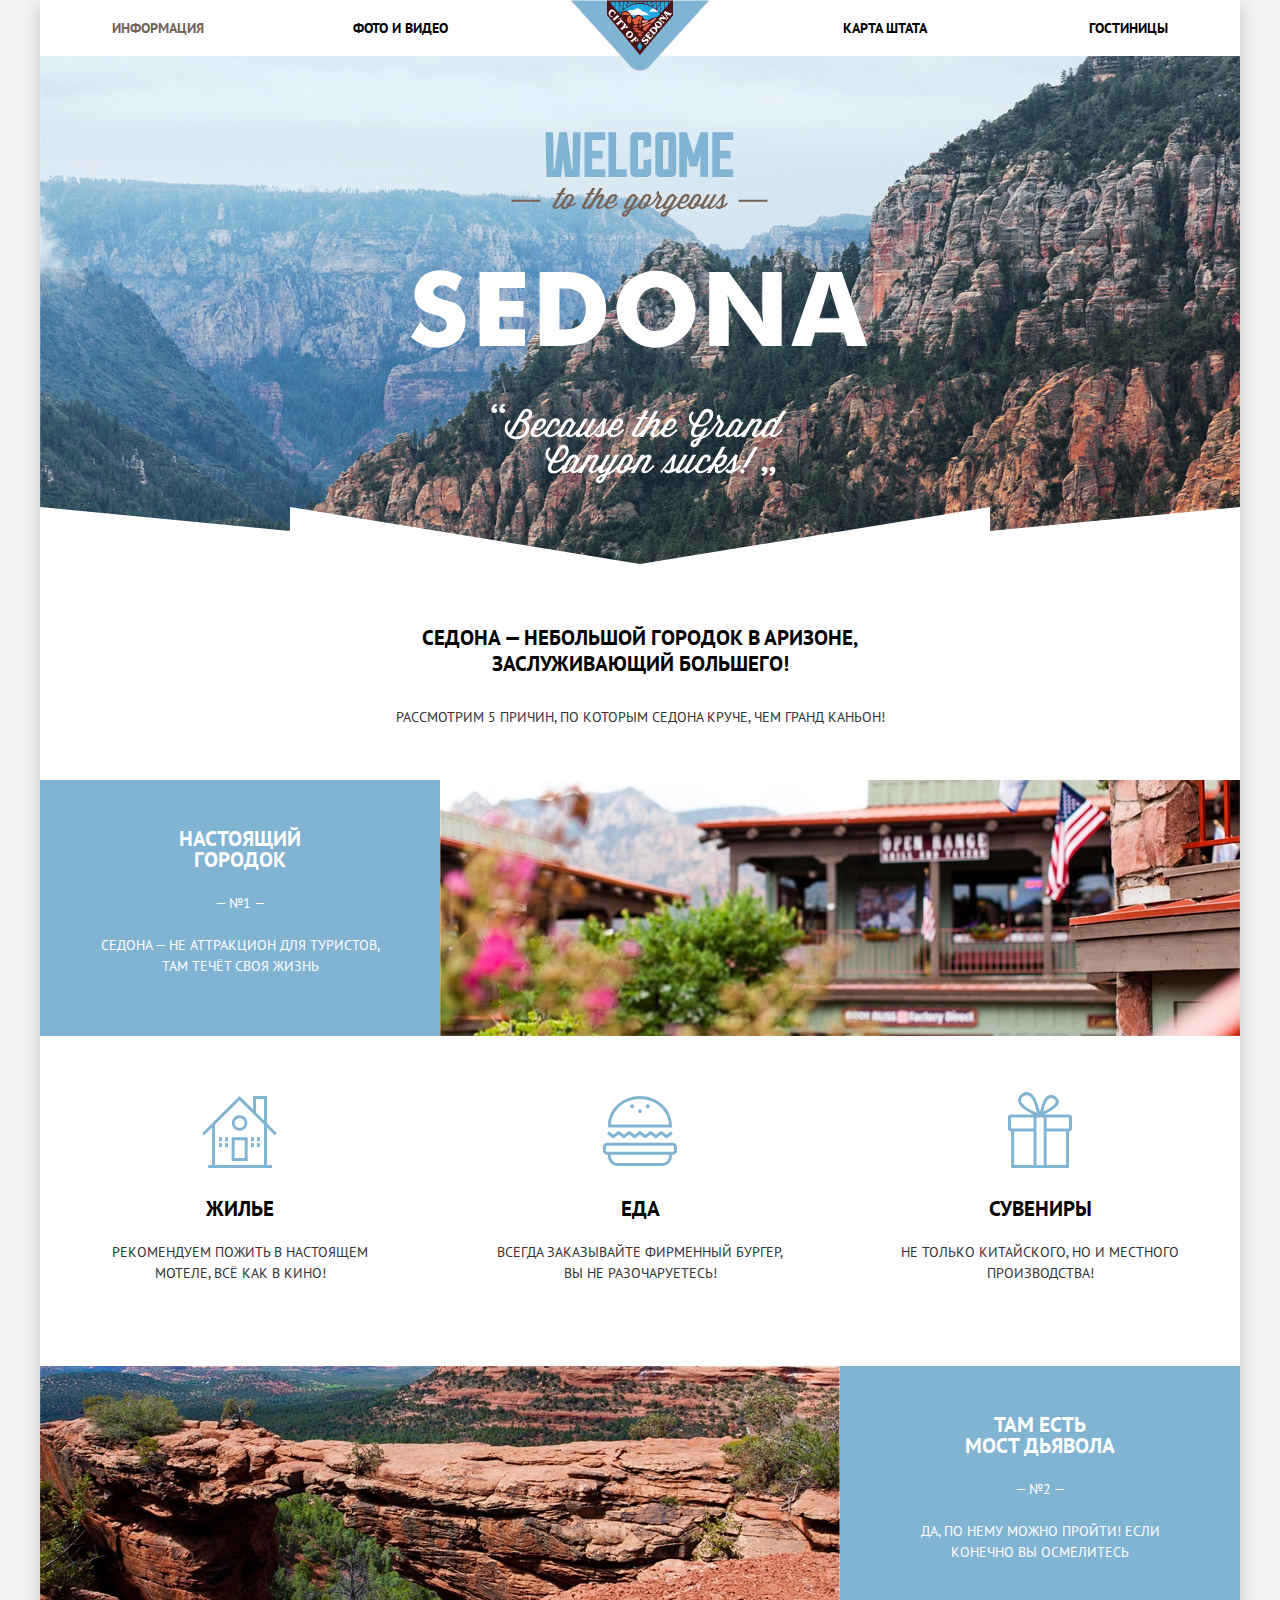
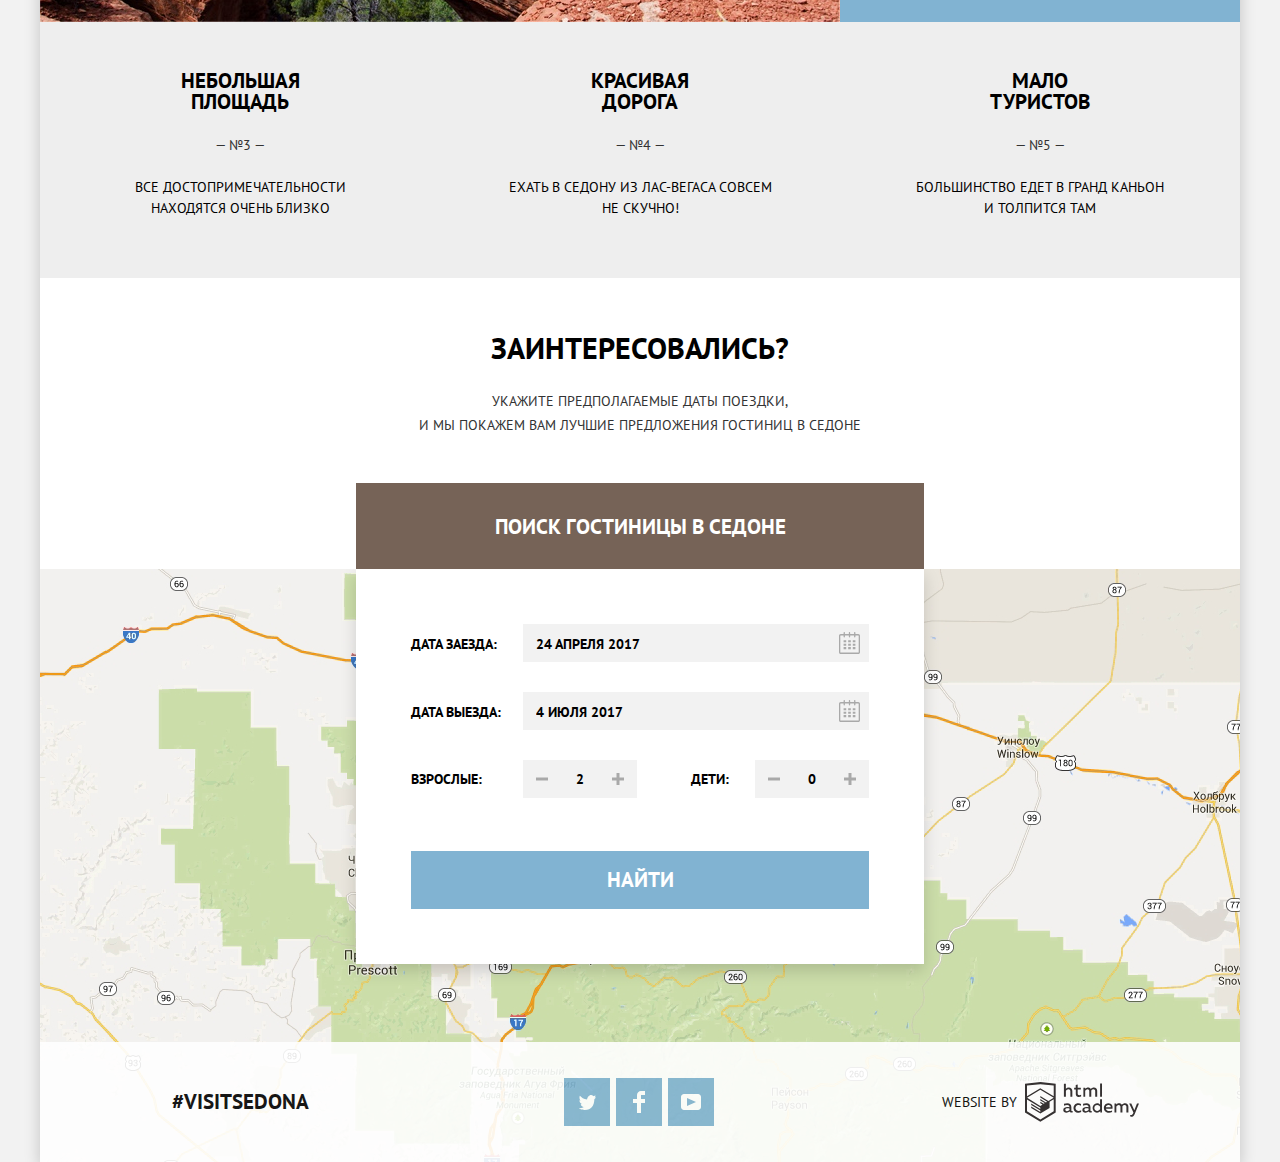
<file: index.html>
<!DOCTYPE html>
<html lang="ru">

<head>
    <meta charset="utf-8">
    <title>Welcome ot Sedona</title>
    <link href="https://fonts.googleapis.com/css?family=PT+Sans:400,700&display=swap&subset=cyrillic,cyrillic-ext,latin-ext" rel="stylesheet">
    <link href="./css/normalize.css" rel="stylesheet">
    <link href="./css/minimalize.css" rel="stylesheet">
</head>

<body class="page">
    <div class="page__container">
        <header class="header">
            <nav class="header__nav">
                <ul class="header__list list">
                    <li class="header__item header__item--current"><a class="header__link" href="information.html">Информация</a></li>
                    <li class="header__item"><a class="header__link" href="media.html">Фото и видео</a></li>
                    <li class="header__item"><a class="header__link" href="map.html">Карта штата</a></li>
                    <li class="header__item"><a class="header__link" href="catalog.html">Гостиницы</a></li>
                </ul>
                <a class="header__logo logo" href="#">
                    <img class="logo__image" src="img/logo.svg" width="138" height="71" alt="Логотип Седоны">
                </a>
            </nav>
        </header>

        <main class="container">
            <h1 class="visually-hidden">Город Седона</h1>
            <section class="intro">
                <h2 class="visually-hidden">Приветсвие</h2>
                <img class="intro__image" src="img/intro-welcome.svg" width="458" height="352" alt="Приветсвтие">
            </section>

            <section class="benefits">
                <h2 class="visually-hidden">5 преимуществ Седоны</h2>
                <div class="benefits__wrapper">
                    <p class="benefits__title">Седона — небольшой городок в Аризоне, заслуживающий большего!
                    </p>
                    <p class="benefits__desc">Рассмотрим 5 причин, по которым Седона круче, чем Гранд Каньон!</p>
                </div>

                <section class="benefits-reason benefits-reason--first">
                    <div class="benefits-reason__inner">
                        <h3 class="visually-hidden">Первое преимущество</h3>
                        <h4 class="benefits-reason__title">Настоящий городок</h4>
                        <p class="benefits-reason__subtitle">— №1 —</p>
                        <p class="benefits-reason__desc">Седона — не аттракцион для туристов, там течёт своя жизнь</p>
                    </div>
                </section>

                <ul class="advice list">
                    <li class="advice__item advice__item--first">

                        <h4 class="advice__title">Жилье</h4>
                        <p class="advice__text">Рекомендуем пожить в настоящем мотеле, всё как в кино!</p>
                    </li>
                    <li class="advice__item advice__item--second">

                        <h4 class="advice__title">Еда</h4>
                        <p class="advice__text">Всегда заказывайте фирменный бургер, вы не разочаруетесь!</p>
                    </li>
                    <li class="advice__item advice__item--third">

                        <h4 class="advice__title">Сувениры</h4>
                        <p class="advice__text">Не только китайского, но и местного производства!</p>
                    </li>
                </ul>
                <!-- Причина №2 -->
                <section class="benefits-reason benefits-reason--second">
                    <div class="benefits-reason__inner">
                        <h3 class="visually-hidden">Второе преимущество</h3>
                        <h4 class="benefits-reason__title">Там есть<br> мост дьявола</h4>
                        <p class="benefits-reason__subtitle">— №2 —</p>
                        <p class="benefits-reason__desc">Да, по нему можно пройти! Если конечно вы осмелитесь</p>
                    </div>
                </section>
                <ul class="benefits-reasons list">
                    <li class="benefits-reasons__item">
                        <h4 class="benefits-reasons__title">Небольшая площадь</h4>
                        <p class="benefits-reasons__subtitle">— №3 —</p>
                        <p class="benefits-reasons__desc">Все достопримечательности находятся очень близко</p>
                    </li>
                    <li class="benefits-reasons__item">
                        <h4 class="benefits-reasons__title">Красивая дорога</h4>
                        <p class="benefits-reasons__subtitle">— №4 —</p>
                        <p class="benefits-reasons__desc">Ехать в Седону из Лас-Вегаса совсем не скучно!</p>
                    </li>
                    <li class="benefits-reasons__item">
                        <h4 class="benefits-reasons__title">Мало туристов</h4>
                        <p class="benefits-reasons__subtitle">— №5 —</p>
                        <p class="benefits-reasons__desc">Большинство едет в гранд каньон и толпится там</p>
                    </li>
                </ul>
            </section>

            <section class="searching">
                <h2 class="visually-hidden">Поиск гостиниц в Седоне</h2>
                <div class="benefits__wrapper">
                    <p class="searching__title">Заинтересовались?</p>
                    <p class="searching__desc">Укажите предполагаемые даты поездки, <br> И мы покажем вам лучшие предложения гостиниц в Седоне</p>
                    <button class="searching__button button button--brown" type="button">Поиск гостиницы в Седоне</button>
                </div>


                <section class="searching-form">
                    <h2 class="visually-hidden">Форма поиска Гостиницы</h2>
                    <form class="searching-form__form" action="https://echo.htmlacademy.ru" method="POST">
                        <p class="searching-form__row">
                            <label class="searching-form__label" for="date-arrival">Дата заезда:</label>
                            <!-- иконку календаря реализую на следующем этапе -->
                            <input class="searching-form__input" id="date-arrival" type="text" name="date-arrival" value="" placeholder="24 апреля 2017">
                            <button class="searching-form__input-img" type="button">
                                    <svg width="21px" height="22px" viewBox="0 0 21 22" version="1.1" xmlns="http://www.w3.org/2000/svg" xmlns:xlink="http://www.w3.org/1999/xlink">
                                    
                                        <title>calendar</title>
                                        <g stroke="none" stroke-width="1" fill="none" fill-rule="evenodd">
                                            <g transform="translate(-367.000000, -2471.000000)" fill="#a9a9a9" fill-rule="nonzero">
                                                <g transform="translate(367.000000, 2470.000000)">
                                                    <path d="M19.251,3.025 L16.406,3.025 L16.406,1.648 C16.406,1.267 16.112,0.959 15.75,0.959 C15.387,0.959 15.094,1.267 15.094,1.648 L15.094,3.025 L11.156,3.025 L11.156,1.648 C11.156,1.267 10.862,0.959 10.501,0.959 C10.138,0.959 9.844,1.267 9.844,1.648 L9.844,3.025 L5.906,3.025 L5.906,1.648 C5.906,1.267 5.612,0.959 5.25,0.959 C4.887,0.959 4.593,1.267 4.593,1.648 L4.593,3.025 L1.75,3.025 C0.784,3.025 0,3.847 0,4.862 L0,21.164 C0,22.179 0.784,23 1.75,23 L19.251,23 C20.217,23 21,22.179 21,21.164 L21,4.862 C21,3.847 20.217,3.025 19.251,3.025 Z M19.688,21.164 C19.6909535,21.2828271 19.6465635,21.3979571 19.5646025,21.4840442 C19.4826416,21.5701314 19.3698288,21.6201182 19.251,21.623 L1.75,21.623 C1.50263177,21.6164524 1.30696426,21.4114036 1.31190494,21.164 L1.31190494,4.862 C1.30696426,4.61459638 1.50263177,4.40954755 1.75,4.403 L4.594,4.403 L4.594,5.781 C4.594,6.162 4.888,6.47 5.251,6.47 C5.613,6.47 5.907,6.162 5.907,5.781 L5.907,4.403 L9.845,4.403 L9.845,5.781 C9.845,6.162 10.139,6.47 10.502,6.47 C10.863,6.47 11.157,6.162 11.157,5.781 L11.157,4.403 L15.095,4.403 L15.095,5.781 C15.095,6.162 15.388,6.47 15.751,6.47 C16.113,6.47 16.407,6.162 16.407,5.781 L16.407,4.403 L19.252,4.403 C19.493,4.403 19.689,4.609 19.689,4.862 L19.689,21.164 L19.688,21.164 Z"></path>
                                                    <path d="M4.594,9.225 L7.219,9.225 L7.219,11.291 L4.594,11.291 L4.594,9.225 Z M4.594,12.668 L7.219,12.668 L7.219,14.735 L4.594,14.735 L4.594,12.668 Z M4.594,16.112 L7.219,16.112 L7.219,18.178 L4.594,18.178 L4.594,16.112 Z M9.188,16.112 L11.813,16.112 L11.813,18.178 L9.188,18.178 L9.188,16.112 Z M9.188,12.668 L11.813,12.668 L11.813,14.735 L9.188,14.735 L9.188,12.668 Z M9.188,9.225 L11.813,9.225 L11.813,11.291 L9.188,11.291 L9.188,9.225 Z M13.781,16.112 L16.406,16.112 L16.406,18.178 L13.781,18.178 L13.781,16.112 Z M13.781,12.668 L16.406,12.668 L16.406,14.735 L13.781,14.735 L13.781,12.668 Z M13.781,9.225 L16.406,9.225 L16.406,11.291 L13.781,11.291 L13.781,9.225 Z"></path>
                                                </g>
                                            </g>
                                        </g>
                                    </svg>
                                </button>
                        </p>
                        <p class="searching-form__row">
                            <label class="searching-form__label" for="date-departure">Дата выезда:</label>

                            <input class="searching-form__input" id="date-departure" type="text" name="date-departure" value="" placeholder="4 июля 2017">
                            <button class="searching-form__input-img" type="button">
                                    <svg width="21px" height="22px" viewBox="0 0 21 22" version="1.1" xmlns="http://www.w3.org/2000/svg" xmlns:xlink="http://www.w3.org/1999/xlink">
                                    
                                        <title>calendar</title>
                                        <g stroke-width="1" fill="none" fill-rule="evenodd">
                                            <g transform="translate(-367.000000, -2471.000000)" fill="#a9a9a9" fill-rule="nonzero">
                                                <g transform="translate(367.000000, 2470.000000)">
                                                    <path d="M19.251,3.025 L16.406,3.025 L16.406,1.648 C16.406,1.267 16.112,0.959 15.75,0.959 C15.387,0.959 15.094,1.267 15.094,1.648 L15.094,3.025 L11.156,3.025 L11.156,1.648 C11.156,1.267 10.862,0.959 10.501,0.959 C10.138,0.959 9.844,1.267 9.844,1.648 L9.844,3.025 L5.906,3.025 L5.906,1.648 C5.906,1.267 5.612,0.959 5.25,0.959 C4.887,0.959 4.593,1.267 4.593,1.648 L4.593,3.025 L1.75,3.025 C0.784,3.025 0,3.847 0,4.862 L0,21.164 C0,22.179 0.784,23 1.75,23 L19.251,23 C20.217,23 21,22.179 21,21.164 L21,4.862 C21,3.847 20.217,3.025 19.251,3.025 Z M19.688,21.164 C19.6909535,21.2828271 19.6465635,21.3979571 19.5646025,21.4840442 C19.4826416,21.5701314 19.3698288,21.6201182 19.251,21.623 L1.75,21.623 C1.50263177,21.6164524 1.30696426,21.4114036 1.31190494,21.164 L1.31190494,4.862 C1.30696426,4.61459638 1.50263177,4.40954755 1.75,4.403 L4.594,4.403 L4.594,5.781 C4.594,6.162 4.888,6.47 5.251,6.47 C5.613,6.47 5.907,6.162 5.907,5.781 L5.907,4.403 L9.845,4.403 L9.845,5.781 C9.845,6.162 10.139,6.47 10.502,6.47 C10.863,6.47 11.157,6.162 11.157,5.781 L11.157,4.403 L15.095,4.403 L15.095,5.781 C15.095,6.162 15.388,6.47 15.751,6.47 C16.113,6.47 16.407,6.162 16.407,5.781 L16.407,4.403 L19.252,4.403 C19.493,4.403 19.689,4.609 19.689,4.862 L19.689,21.164 L19.688,21.164 Z"></path>
                                                    <path d="M4.594,9.225 L7.219,9.225 L7.219,11.291 L4.594,11.291 L4.594,9.225 Z M4.594,12.668 L7.219,12.668 L7.219,14.735 L4.594,14.735 L4.594,12.668 Z M4.594,16.112 L7.219,16.112 L7.219,18.178 L4.594,18.178 L4.594,16.112 Z M9.188,16.112 L11.813,16.112 L11.813,18.178 L9.188,18.178 L9.188,16.112 Z M9.188,12.668 L11.813,12.668 L11.813,14.735 L9.188,14.735 L9.188,12.668 Z M9.188,9.225 L11.813,9.225 L11.813,11.291 L9.188,11.291 L9.188,9.225 Z M13.781,16.112 L16.406,16.112 L16.406,18.178 L13.781,18.178 L13.781,16.112 Z M13.781,12.668 L16.406,12.668 L16.406,14.735 L13.781,14.735 L13.781,12.668 Z M13.781,9.225 L16.406,9.225 L16.406,11.291 L13.781,11.291 L13.781,9.225 Z"></path>
                                                </g>
                                            </g>
                                        </g>
                                    </svg>
                                </button>
                        </p>
                        <div class="searching-form__wrapper">
                            <div class="searching-form__row">
                                <label class="searching-form__label" for="adult-count">Взрослые:</label>
                                <p class="searching-form__count count">
                                    <button class="count__button count__button--minus" type="button" aria-label="Убавить количество">
                                        Минус
                                        </button><input class="count__input" id="adult-count" type="text" name="adult-count" value="2"><button class="count__button count__button--plus" type="button" aria-label="Прибавить количество">Плюс</button>
                                </p>
                            </div>
                            <div class="searching-form__row">
                                <label class="searching-form__label searching-form__label--short" for="children-count">Дети:</label>
                                <p class="searching-form__count count">
                                    <button class="count__button count__button--minus" type="button" aria-label="Убавить количество">
                                        -
                                    </button><input class="count__input" id="children-count" type="text" name="children-count" value="0"><button class="count__button count__button--plus" type="button" aria-label="Прибавить количество">+</button>
                                </p>
                            </div>
                        </div>
                        <button class="searching-form__button button" type="submit">Найти</button>
                    </form>
                </section>


            </section>
        </main>

        <div class="map">
            <iframe src="https://www.google.com/maps/embed?pb=!1m10!1m8!1m3!1d418751.1892662985!2d-111.7258668!3d34.9191541!3m2!1i1024!2i768!4f13.1!5e0!3m2!1sru!2sru!4v1570916518734!5m2!1sru!2sru" width="1200" height="593" style="border:0;" allowfullscreen=""></iframe>
        </div>

        <footer class="footer footer--float">
            <p class="footer__tag">#VISITSEDONA</p>
            <ul class="footer__list list">
                <li class="footer__item">
                    <a class="footer__link footer__link--twitter" href="#">
                        <svg width="17px" height="15px" viewBox="0 0 17 15" version="1.1" xmlns="http://www.w3.org/2000/svg" xmlns:xlink="http://www.w3.org/1999/xlink">
                            
                            <title>twitter</title>
                            
                            <g stroke="none" stroke-width="1" fill="none" fill-rule="evenodd">
                                <g transform="translate(-579.000000, -2695.000000)" fill="#FFFFFF">
                                    <g transform="translate(40.000000, 2642.000000)">
                                        <g transform="translate(539.000000, 52.000000)">
                                            <g>
                                                <path d="M10.95,1.144 C12.635,0.648 13.934,1.414 14.527,2.323 C15.2,2.092 15.858,1.842 16.538,1.615 C16.5248923,2.3013655 16.2116836,2.94751829 15.681,3.383 C16.366,3.553 16.985,2.892 16.985,2.892 C16.816,3.892 15.979,4.68 15.422,4.916 C15.191,11.666 12.247,16.133 5.345,15.998 L4.899,15.998 C4.489,15.998 0.735,15.538 0.001,14.111 C2.272,14.307 3.894,13.689 4.694,12.934 C3.734,12.634 2.015,12.457 1.715,9.984 C2.064,10.09 2.279,10.212 2.905,10.103 C1.705,9.247 0.374,8.53 0.448,6.33 C0.733,6.658 1.515,6.866 1.788,6.802 C1.085,6.561 -0.182,3.442 0.894,1.85 C2.712,3.704 4.629,5.456 8.046,5.623 C8.254,3.33 9.183,1.793 10.95,1.144 Z" fill-rule="nonzero"></path>
                                            </g>
                                        </g>
                                    </g>
                                </g>
                            </g>
                        </svg>
                    </a>
                </li>
                <li class="footer__item">
                    <a class="footer__link footer__link--facebook" href="#">
                        <svg width="12px" height="22px" viewBox="0 0 12 22" version="1.1" xmlns="http://www.w3.org/2000/svg" xmlns:xlink="http://www.w3.org/1999/xlink">
                            
                            <title>fb-icon</title>
                         
                            <g stroke="none" stroke-width="1" fill="none" fill-rule="evenodd">
                                <g transform="translate(-633.000000, -2691.000000)" fill="#FFFFFF">
                                    <g transform="translate(40.000000, 2642.000000)">
                                        <g transform="translate(593.000000, 49.000000)">
                                            <g>
                                                <path d="M12,4 L12,0 L8,0 C5.790861,0 4,1.790861 4,4 L4,8 L0,8 L0,12 L4,12 L4,22 L8,22 L8,12 L12,12 L12,8 L8,8 L8,4 L12,4 Z" fill-rule="nonzero"></path>
                                            </g>
                                        </g>
                                    </g>
                                </g>
                            </g>
                        </svg>
                    </a>
                </li>
                <li class="footer__item">
                    <a class="footer__link footer__link--youtube" href="#">
                        <svg width="20px" height="16px" viewBox="0 0 20 16" version="1.1" xmlns="http://www.w3.org/2000/svg" xmlns:xlink="http://www.w3.org/1999/xlink">
                            <title>youtube</title>
                            <g  stroke="none" stroke-width="1" fill="none" fill-rule="evenodd">
                                <g transform="translate(-681.000000, -2694.000000)" fill="#FFFFFF">
                                    <g transform="translate(40.000000, 2642.000000)">
                                        <g transform="translate(641.000000, 52.000000)">
                                            <g >
                                                <path d="M17,0 L3,0 C1.35,0 0,1.35 0,3 L0,13 C0,14.65 1.35,16 3,16 L17,16 C18.65,16 20,14.65 20,13 L20,3 C20,1.35 18.65,0 17,0 Z M6.027,11.998 L6.027,4.002 L15.014,8 L6.027,11.998 L6.027,11.998 Z" fill-rule="nonzero"></path>
                                            </g>
                                        </g>
                                    </g>
                                </g>
                            </g>
                        </svg>
                    </a>
                </li>
            </ul>
            <div class="footer__copyright copyright">
                <p class="copyright__title">WEBSITE BY</p>
                <a class="copyright__link" href="https://htmlacademy.ru/intensive/htmlcss">
                    <svg width="114px" height="40px" viewBox="0 0 114 40" version="1.1" xmlns="http://www.w3.org/2000/svg" xmlns:xlink="http://www.w3.org/1999/xlink">
    
                        <title>logo-htmlacademy</title>
                        <desc>Created with Sketch.</desc>
                        <g stroke="none" stroke-width="1" fill="none" fill-rule="evenodd">
                            <g transform="translate(-1024.000000, -852.000000)" fill="#231F20">
                                <g transform="translate(40.000000, 813.000000)">
                                    <g transform="translate(984.000000, 38.000000)">
                                        <g>
                                            <path d="M47.0655963,30.0594737 C47.2630068,30.0514668 47.4583394,30.0151472 47.6458716,29.9515789 L47.6458716,31.3865789 C47.2482111,31.5403817 46.8260491,31.6172143 46.4009174,31.6131579 C45.6481775,31.6769003 44.9394456,31.2428956 44.6389908,30.5342105 C43.7036246,31.3099837 42.5302436,31.72271 41.3261468,31.6994737 C39.7330275,31.6994737 38.2559633,30.8039474 38.2559633,28.9481579 C38.2559633,26.65 40.366055,25.9378947 42.1701835,25.9378947 C42.9401581,25.9504704 43.7070337,26.0408217 44.459633,26.2076316 L44.459633,25.8839474 C44.459633,24.805 43.6577982,23.9742105 42.1490826,23.9742105 C41.0585215,23.9764145 39.9804413,24.2116153 38.983945,24.6647368 L38.983945,22.8305263 C40.0678146,22.4509488 41.2039562,22.2506246 42.3495413,22.2371053 C44.8394495,22.2371053 46.3692661,23.4455263 46.3692661,26.1752632 L46.3692661,29.4121053 C46.3546084,29.5667697 46.4009718,29.721014 46.4980508,29.8405532 C46.5951298,29.9600924 46.7348802,30.035021 46.8862385,30.0486842 L47.0655963,30.0486842 L47.0655963,30.0594737 Z M40.2711009,28.8402632 C40.2979829,29.2290018 40.4760704,29.5905124 40.7655451,29.8439649 C41.0550198,30.0974175 41.4317374,30.2216723 41.8114679,30.1889474 L41.9275229,30.1889474 C42.8818937,30.1906264 43.7973384,29.8021685 44.4701835,29.11 L44.4701835,27.5778947 C43.8419811,27.4413845 43.2026282,27.3655249 42.5605505,27.3513158 C41.5055046,27.3513158 40.2816514,27.7073684 40.2816514,28.8402632 L40.2816514,28.8402632 L40.2711009,28.8402632 Z M53.3114679,22.2478947 C54.2595543,22.2246358 55.1962393,22.4631803 56.0229358,22.9384211 L56.0229358,24.7942105 C55.3066037,24.2989246 54.4610163,24.0357417 53.5963303,24.0389474 C52.5199374,23.9724773 51.496296,24.5219892 50.9384549,25.46575 C50.3806138,26.4095108 50.3806138,27.591805 50.9384549,28.5355658 C51.496296,29.4793266 52.5199374,30.0288385 53.5963303,29.9623684 C54.4944641,29.9591382 55.3769198,29.7214566 56.1600917,29.2718421 L56.1600917,31.1168421 C55.2476604,31.5451608 54.2518662,31.7554729 53.2481651,31.7318421 C50.8050121,31.8920586 48.695731,30.0004036 48.5321101,27.5023684 C48.5321101,27.3513158 48.5321101,27.2038596 48.5321101,27.06 C48.4922947,25.8236341 48.9347044,24.6217922 49.7618902,23.7192021 C50.5890761,22.8166119 51.7331835,22.2873136 52.9422018,22.2478947 L53.3431193,22.2478947 L53.3114679,22.2478947 Z M66.1513761,30.0594737 C66.3487866,30.0514668 66.5441192,30.0151472 66.7316514,29.9515789 L66.7316514,31.3865789 C66.3339909,31.5403817 65.9118289,31.6172143 65.4866972,31.6131579 C64.7339573,31.6769003 64.0252255,31.2428956 63.7247706,30.5342105 C62.7894044,31.3099837 61.6160234,31.72271 60.4119266,31.6994737 C58.8188073,31.6994737 57.3417431,30.8039474 57.3417431,28.9481579 C57.3417431,26.65 59.4518349,25.9378947 61.2559633,25.9378947 C62.025938,25.9504704 62.7928135,26.0408217 63.5454128,26.2076316 L63.5454128,25.8839474 C63.5454128,24.805 62.743578,23.9742105 61.2348624,23.9742105 C60.1443013,23.9764145 59.0662211,24.2116153 58.0697248,24.6647368 L58.0697248,22.8305263 C59.1535945,22.4509488 60.2897361,22.2506246 61.4353211,22.2371053 C63.9252294,22.2371053 65.4550459,23.4455263 65.4550459,26.1752632 L65.4550459,29.4121053 C65.4403882,29.5667697 65.4867516,29.721014 65.5838306,29.8405532 C65.6809097,29.9600924 65.82066,30.035021 65.9720183,30.0486842 L66.1513761,30.0486842 L66.1513761,30.0594737 Z M59.3568807,28.8402632 C59.3836546,29.2310454 59.5632206,29.5943261 59.8550417,29.848095 C60.1468629,30.1018639 60.5263371,30.2247268 60.9077982,30.1889474 L61.0238532,30.1889474 C61.978224,30.1906264 62.8936687,29.8021685 63.5665138,29.11 L63.5665138,27.5778947 C62.9383113,27.4413845 62.2989584,27.3655249 61.6568807,27.3513158 C60.5385321,27.3513158 59.3779817,27.7073684 59.3779817,28.8402632 L59.3779817,28.8402632 L59.3568807,28.8402632 Z M77.0183486,18.3205263 L77.0183486,31.4836842 L75.2775229,31.4836842 L75.2775229,30.0594737 C74.4827679,31.135283 73.2299812,31.7537779 71.9119266,31.7210526 C69.4750723,31.552751 67.5825241,29.4822103 67.5825241,26.9844737 C67.5825241,24.4867371 69.4750723,22.4161964 71.9119266,22.2478947 C73.1194886,22.2051973 74.2817775,22.7202659 75.0770642,23.6505263 L75.0770642,18.3205263 L77.0183486,18.3205263 Z M72.2389908,23.9526316 C70.6307782,23.9526316 69.3270642,25.2858805 69.3270642,26.9305263 C69.3270642,28.5751722 70.6307782,29.9084211 72.2389908,29.9084211 C73.4673261,29.929616 74.5855937,29.1871285 75.0665138,28.0310526 L75.0665138,25.8731579 C74.5742086,24.738236 73.4741663,24.006587 72.2600917,24.0065789 L72.2389908,23.9526316 Z M83.3486239,22.2478947 C86.8408257,22.2478947 88.0541284,25.1394737 87.4844037,27.7397368 L80.9220183,27.7397368 C81.143578,29.3581579 82.683945,30.0163158 84.2876147,30.0163158 C85.2509024,30.0196119 86.2026665,29.8020883 87.0729358,29.3797368 L87.0729358,31.1060526 C86.0736034,31.5420784 84.9938669,31.7518759 83.9077982,31.7210526 C81.2385321,31.7210526 78.8963303,30.1889474 78.8963303,26.9521053 C78.8361831,25.7502312 79.2482377,24.5736221 80.0408163,23.6840609 C80.833395,22.7944997 81.9407526,22.2657764 83.1165138,22.2155263 L83.3486239,22.2155263 L83.3486239,22.2478947 Z M83.443578,23.9094737 C82.1215985,23.8103984 80.9703676,24.8236582 80.8692661,26.1752632 L80.8692661,26.24 L85.7752294,26.24 C85.8275189,25.6050928 85.6027649,24.979009 85.1611924,24.529514 C84.71962,24.080019 84.1063741,23.8530676 83.4857798,23.9094737 L83.443578,23.9094737 Z M89.4889908,31.4621053 L89.4889908,22.4960526 L91.2298165,22.4960526 L91.2298165,23.575 C91.9776543,22.7196618 93.0410172,22.2228758 94.162844,22.2047368 C95.2951298,22.132746 96.3712153,22.7163253 96.9481651,23.7152632 C97.7407354,22.8334891 98.8477083,22.3160913 100.018349,22.2802632 C100.951668,22.2327078 101.85935,22.6010522 102.506842,23.290113 C103.154334,23.9791738 103.478107,24.9213437 103.394495,25.8731579 L103.394495,31.4836842 L101.389908,31.4836842 L101.389908,25.9271053 C101.437106,25.4733447 101.305582,25.0190516 101.024428,24.6647091 C100.743274,24.3103667 100.335659,24.0851765 99.8917431,24.0389474 L99.6174312,24.0389474 C98.7512148,24.0941188 97.9525447,24.5360392 97.4334862,25.2473684 L97.4334862,31.4836842 L95.4288991,31.4836842 L95.4288991,25.9271053 C95.4728317,25.4699759 95.3356717,25.0139226 95.0481287,24.6610541 C94.7605858,24.3081856 94.3466797,24.0879787 93.8990826,24.0497368 L93.6880734,24.0497368 C92.7466437,24.1344326 91.8914735,24.6449129 91.356422,25.4415789 L91.356422,31.5160526 L89.5311927,31.5160526 L89.4889908,31.4621053 Z M111.972018,22.4744737 L113.976606,22.4744737 L109.851376,32.6813158 C108.901835,35.0226316 107.64633,35.7671053 106.316972,35.7671053 C105.925689,35.7631641 105.536197,35.7124694 105.156422,35.6160526 L105.156422,33.9221053 C105.44728,34.0111568 105.749614,34.0548063 106.053211,34.0515789 C107.002752,34.0515789 107.720183,33.3610526 108.237156,32.0015789 L108.416514,31.5484211 L104.19633,22.4852632 L106.306422,22.4852632 L109.323853,29.2718421 L111.972018,22.4744737 Z M40.8619266,2.63263158 L40.8619266,7.76842105 C41.6131164,6.9863957 42.6386228,6.54359491 43.7105505,6.53842105 C44.6823179,6.47907521 45.6329468,6.84494758 46.325328,7.54478094 C47.0177092,8.24461431 47.3865701,9.21243369 47.3399083,10.2068421 L47.3399083,15.7634211 L45.3669725,15.7634211 L45.3669725,10.4657895 C45.4231266,9.94896946 45.2754097,9.43058817 44.9565578,9.0255257 C44.637706,8.62046322 44.1740523,8.36217272 43.6683486,8.30789474 L43.3518349,8.30789474 C42.3456285,8.36978394 41.4321252,8.92949754 40.9041284,9.80763158 L40.9041284,15.7634211 L38.8995413,15.7634211 L38.8995413,2.63263158 L40.9041284,2.63263158 L40.8619266,2.63263158 Z M52.6889908,3.54973684 L52.6889908,6.78657895 L55.8541284,6.78657895 L55.8541284,8.51289474 L52.6889908,8.51289474 L52.6889908,12.6236842 C52.6889908,13.8105263 53.2165138,14.1989474 54.3559633,14.1989474 C54.9672018,14.1990133 55.5726763,14.0781061 56.1389908,13.8428947 L56.1389908,15.5692105 C55.3874958,15.82589 54.5996148,15.9534943 53.8073394,15.9468421 C53.0028089,16.0504703 52.1954894,15.7774767 51.6099534,15.2038002 C51.0244173,14.6301237 50.7231328,13.816967 50.7899083,12.9905263 L50.7899083,8.49131579 L49.1440367,8.49131579 L49.1440367,6.73263158 L50.7266055,6.73263158 L50.7266055,4.01368421 L52.6889908,3.54973684 Z M58.3862385,15.7526316 L58.3862385,6.75421053 L60.1376147,6.75421053 L60.1376147,7.83315789 C60.8810976,6.9765474 61.9403361,6.47599113 63.0600917,6.45210526 C64.1623632,6.38098888 65.2145534,6.93141813 65.803211,7.88710526 C66.5957812,7.00533123 67.7027542,6.48793344 68.8733945,6.45210526 C69.8137484,6.41461361 70.7232916,6.79858793 71.3639535,7.50352387 C72.0046154,8.20845981 72.312617,9.16417976 72.2073394,10.1205263 L72.2073394,15.7418421 L70.2027523,15.7418421 L70.2027523,10.1852632 C70.2499498,9.73150256 70.1184259,9.27720946 69.8372717,8.92286702 C69.5561176,8.56852459 69.1485032,8.34333438 68.7045872,8.29710526 L68.4619266,8.29710526 C67.5957102,8.3522767 66.7970401,8.79419706 66.2779817,9.50552632 L66.2779817,15.7418421 L64.2733945,15.7418421 L64.2733945,10.1852632 C64.320592,9.73150256 64.1890681,9.27720946 63.9079139,8.92286702 C63.6267598,8.56852459 63.2191454,8.34333438 62.7752294,8.29710526 L62.5325688,8.29710526 C61.5911392,8.38180106 60.7359689,8.8922813 60.2009174,9.68894737 L60.2009174,15.7634211 L58.3862385,15.7634211 L58.3862385,15.7526316 Z M75.0876147,2.62184211 L77.0183486,2.62184211 L77.0183486,15.7310526 L75.0876147,15.7310526 L75.0876147,2.62184211 Z M15.5197248,1.05736842 L15.3509174,1.05736842 L0,2.71894737 L0,31.4944737 L15.3509174,40.8381579 L30.7018349,31.4944737 L30.7018349,2.71894737 L15.5197248,1.05736842 Z M28.7077982,30.2968421 L15.3509174,38.4321053 L2.00458716,30.3184211 L2.00458716,18.5147368 L15.2876147,26.6068421 L15.2876147,28.0310526 L6.18256881,22.5284211 L6.18256881,23.9418421 L15.340367,29.5631579 L15.340367,31.0628947 L6.19311927,25.4955263 L6.19311927,26.9521053 L15.3509174,32.5734211 L24.5825688,26.9197368 L24.5825688,20.8128947 L28.6972477,18.3205263 L28.6972477,30.3184211 L28.7077982,30.2968421 Z M28.7077982,16.7776316 L25.0362385,18.9355263 L23.3481651,20.0144737 L15.3087156,15.0836842 L15.3087156,16.4971053 L22.1559633,20.7265789 L22.1559633,20.7265789 L22.0082569,20.8236842 L20.953211,21.4063158 L15.2876147,17.9536842 L15.2876147,19.3994737 L19.7610092,22.1184211 L18.7059633,22.8413158 L15.3298165,20.7913158 L15.3298165,22.2047368 L17.5454128,23.5426316 L15.2981651,24.9021053 L2.11009174,16.8639474 L15.3087156,8.72868421 L28.7077982,16.7776316 Z M28.7077982,15.3534211 L15.2876147,7.27210526 L2.01513761,15.3534211 L2.01513761,4.56394737 L15.3614679,3.12894737 L28.7077982,4.56394737 L28.7077982,15.3534211 L28.7077982,15.3534211 Z" fill-rule="nonzero"></path>
                                        </g>
                                    </g>
                                </g>
                            </g>
                        </g>
                    </svg>
                </a>
            </div>
        </footer>
    </div>
    <script src="./js/compressed-script.js"></script>
</body>

</html>
</file>
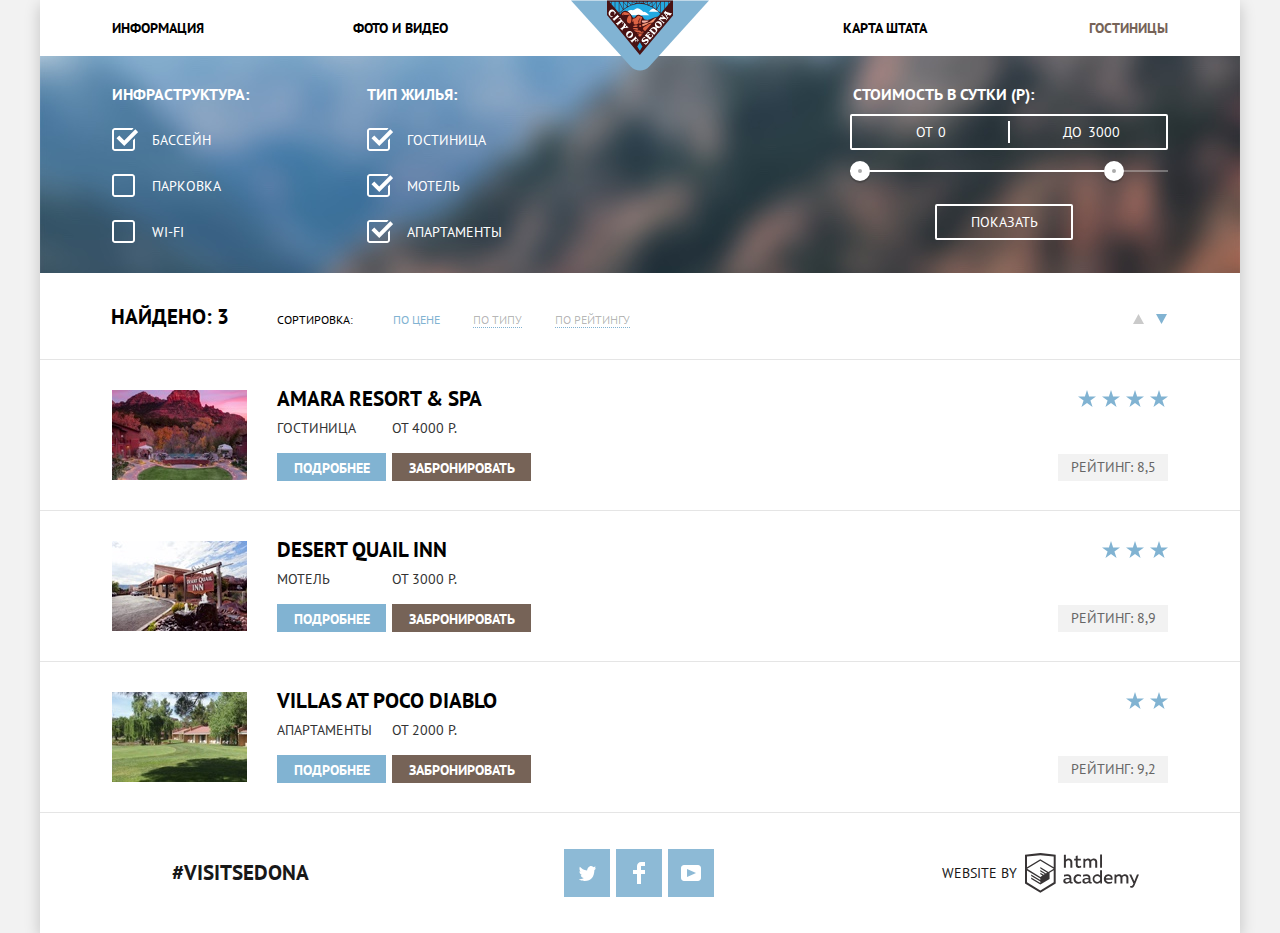
<file: catalog.html>
<!DOCTYPE html>
<html lang="ru">

<head>
    <meta charset="utf-8">
    <title>Каталог гостинц</title>
    <link href="https://fonts.googleapis.com/css?family=PT+Sans:400,700&display=swap&subset=cyrillic" rel="stylesheet">
    <link href="./css/normalize.css" rel="stylesheet">
    <link href="./css/minimalize.css" rel="stylesheet">

</head>

<body class="page">
    <div class="page__container">
        <header class="header">
            <nav class="header__nav">
                <ul class="header__list list">
                    <li class="header__item"><a class="header__link" href="information.html">Информация</a></li>
                    <li class="header__item"><a class="header__link" href="media.html">Фото и видео</a></li>
                    <li class="header__item"><a class="header__link" href="map.html">Карта штата</a></li>
                    <li class="header__item header__item--current"><a class="header__link" href="catalog.html">Гостиницы</a></li>
                </ul>
                <a class="header__logo logo" href="index.html">
                    <img class="logo__image" src="img/logo.svg" width="138" height="71" alt="Логотип Седоны">
                </a>
            </nav>
        </header>

        <main class="container">
            <h1 class="visually-hidden">Каталог отелей</h1>
            <form class="searching-hotels" action="https://echo.htmlacademy.ru" method="POST">
                <fieldset class="searching-hotels__section">
                    <legend class="searching-hotels__title">Инфраструктура:</legend>
                    <ul class="searching-hotels__list list">
                        <li class="searching-hotels__item">
                            <input class="searching-hotels__input visually-hidden" id="filter-pool" type="checkbox" name="pool" value="" checked>
                            <label class="searching-hotels__label" for="filter-pool">Бассейн</label>
                        </li>
                        <li class="searching-hotels__item">
                            <input class="searching-hotels__input visually-hidden" id="filter-parking" type="checkbox" name="parking" value="">
                            <label class="searching-hotels__label" for="filter-parking">Парковка</label>
                        </li>
                        <li class="searching-hotels__item">
                            <input class="searching-hotels__input visually-hidden" id="filter-wifi" type="checkbox" name="wifi" value="">
                            <label class="searching-hotels__label" for="filter-wifi">WI-FI</label>
                        </li>
                    </ul>
                </fieldset>

                <fieldset class="searching-hotels__section">
                    <legend class="searching-hotels__title">Тип жилья:</legend>
                    <ul class="searching-hotels__list list">
                        <li class="searching-hotels__item">
                            <input class="searching-hotels__input visually-hidden" id="filter-hotel" type="checkbox" name="hotel" value="" checked>
                            <label class="searching-hotels__label" for="filter-hotel">Гостиница</label>
                        </li>
                        <li class="searching-hotels__item">
                            <input class="searching-hotels__input visually-hidden" id="filter-motel" type="checkbox" name="motel" value="" checked>
                            <label class="searching-hotels__label" for="filter-motel">Мотель</label>
                        </li>
                        <li class="searching-hotels__item">
                            <input class="searching-hotels__input visually-hidden" id="filter-apartment" type="checkbox" name="apartment" value="" checked>
                            <label class="searching-hotels__label" for="filter-apartment">Апартаменты</label>
                        </li>
                    </ul>
                </fieldset>

                <fieldset class="searching-hotels__section">
                    <legend class="searching-hotels__title searching-hotels__title--last">Стоимость в сутки (Р):</legend>
                    <div class="searching-hotels__wrapper">


                        <div class="searching-hotels__price price">
                            <label class="price__min">от <input type="text" name="min-price" value="0"></label>
                            <label class="price__max">до <input type="text" name="max-price" value="3000"></label>
                        </div>

                        <div class="searching-hotels__range range">
                            <div class="range__scale">
                                <div class="range__bar"></div>
                            </div>
                            <div class="range__toggle range__togle--min"></div>
                            <div class="range__toggle range__togle--max"></div>
                        </div>

                        <button class="searching-hotels__button" type="submit">Показать</button>
                    </div>
                </fieldset>
            </form>

            <section class="sort">
                <h2 class="visually-hidden">Сортировка</h2>
                <p class="sort__title">Найдено: 3</p>
                <p class="sort__text">Сортировка:</p>
                <ul class="sort__list list">
                    <li class="sort__item sort__item--active"><a class="sort__link" href="#">По цене</a></li>
                    <li class="sort__item"><a class="sort__link" href="#">По типу</a></li>
                    <li class="sort__item"><a class="sort__link" href="#">По рейтингу</a></li>
                </ul>
                <a class="sort__button sort__button--up">
                    <svg width="11px" height="10px" viewBox="0 0 11 10" version="1.1" xmlns="http://www.w3.org/2000/svg" xmlns:xlink="http://www.w3.org/1999/xlink">
                        <title>Вниз</title>
                        <g stroke="none" stroke-width="1" fill="none" fill-rule="evenodd">
                            <g fill-rule="nonzero">
                                <polyline fill="#CACACA" points="5.5 0 0 10 11 10"></polyline>
                            </g>
                        </g>
                    </svg>
                </a>
                <a class="sort__button sort__button--down sort__button--active">
                    <svg width="11px" height="10px" viewBox="0 0 11 10" version="1.1" xmlns="http://www.w3.org/2000/svg" xmlns:xlink="http://www.w3.org/1999/xlink">
                        <title>Вниз</title>
                        <g stroke="none" stroke-width="1" fill="none" fill-rule="evenodd">
                            <g fill-rule="nonzero">
                                <polyline fill="#CACACA" points="5.5 10 0 0 11 0"></polyline>
                            </g>
                        </g>
                    </svg>
                </a>
            </section>


            <section class="hotels">
                <h2 class="visually-hidden">Найденные отели</h2>

                <article class="hotels__item">
                    <img class="hotels__image" src="img/amara-resort.jpg" width="135" height="90" alt="Фото гостиницы Amara Resort & Spa">
                    <div class="hotels__column">
                        <h3 class="hotels__title"><a class="hotels__link">Amara Resort & Spa</a></h3>

                        <div class="hotels__row">
                            <div class="hotels__column">
                                <p class="hotels__text">Гостиница</p>
                                <a class="hotels__button button" href="#">Подробнее</a>
                            </div>
                            <div class="hotels__column">
                                <p class="hotels__text">От 4000 Р.</p>
                                <a class="hotels__button button button--brown" href="#">Забронировать</a>
                            </div>
                        </div>
                    </div>

                    <div class="hotels__rating">
                        <div class="hotels__stars">
                            <img src="./img/star.svg" width="18" height="17" alt="4 звезды из 5">
                            <img src="./img/star.svg" width="18" height="17" alt="">
                            <img src="./img/star.svg" width="18" height="17" alt="">
                            <img src="./img/star.svg" width="18" height="17" alt="">
                        </div>
                        <p class="hotels__rating-current">Рейтинг: 8,5</p>
                    </div>
                </article>

                <article class="hotels__item">

                    <img class="hotels__image" src="img/desert-quail.jpg" width="135" height="90" alt="Фото мотеля Desert Quail Inn">
                    <div class="hotels__column">
                        <h3 class="hotels__title">Desert Quail Inn</h3>
                        <div class="hotels__row">
                            <div class="hotels__column">
                                <p class="hotels__text">Мотель</p>
                                <a class="hotels__button button" href="#">Подробнее</a>
                            </div>
                            <div class="hotels__column">
                                <p class="hotels__text">От 3000 Р.</p>
                                <a class="hotels__button button button--brown" href="#">Забронировать</a>
                            </div>
                        </div>
                    </div>
                    <!-- блок с рейтингом -->
                    <div class="hotels__rating">
                        <div class="hotels__stars">
                            <img src="./img/star.svg" width="18" height="17" alt="3 звезды из 5">
                            <img src="./img/star.svg" width="18" height="17" alt="">
                            <img src="./img/star.svg" width="18" height="17" alt="">
                        </div>
                        <p class="hotels__rating-current">Рейтинг: 8,9</p>
                    </div>
                </article>

                <article class="hotels__item">

                    <img class="hotels__image" src="img/vilais-poco-diablo.jpg" width="135" height="90" alt="Фото апартаментов Villas at Poco Diablo">
                    <div class="hotels__column">
                        <h3 class="hotels__title">Villas at Poco Diablo</h3>
                        <div class="hotels__row">
                            <div class="hotels__column">
                                <p class="hotels__text">Апартаменты</p>
                                <a class="hotels__button button" href="#">Подробнее</a>
                            </div>
                            <div class="hotels__column">
                                <p class="hotels__text">От 2000 Р.</p>
                                <a class="hotels__button button button--brown" href="#">Забронировать</a>
                            </div>
                        </div>
                    </div>
                    <!-- блок с рейтингом -->
                    <div class="hotels__rating">
                        <div class="hotels__stars">
                            <img src="./img/star.svg" width="18" height="17" alt="2 звезды из 5">
                            <img src="./img/star.svg" width="18" height="17" alt="">
                        </div>
                        <p class="hotels__rating-current">Рейтинг: 9,2</p>
                    </div>
                </article>
            </section>



        </main>

        <footer class="footer">
            <p class="footer__tag">#VISITSEDONA</p>
            <ul class="footer__list list">
                <li class="footer__item">
                    <a class="footer__link footer__link--twitter" href="#">
                        <svg width="17px" height="15px" viewBox="0 0 17 15" version="1.1" xmlns="http://www.w3.org/2000/svg" xmlns:xlink="http://www.w3.org/1999/xlink">
                                
                                <title>twitter</title>
                                
                                <g stroke="none" stroke-width="1" fill="none" fill-rule="evenodd">
                                    <g transform="translate(-579.000000, -2695.000000)" fill="#FFFFFF">
                                        <g transform="translate(40.000000, 2642.000000)">
                                            <g transform="translate(539.000000, 52.000000)">
                                                <g>
                                                    <path d="M10.95,1.144 C12.635,0.648 13.934,1.414 14.527,2.323 C15.2,2.092 15.858,1.842 16.538,1.615 C16.5248923,2.3013655 16.2116836,2.94751829 15.681,3.383 C16.366,3.553 16.985,2.892 16.985,2.892 C16.816,3.892 15.979,4.68 15.422,4.916 C15.191,11.666 12.247,16.133 5.345,15.998 L4.899,15.998 C4.489,15.998 0.735,15.538 0.001,14.111 C2.272,14.307 3.894,13.689 4.694,12.934 C3.734,12.634 2.015,12.457 1.715,9.984 C2.064,10.09 2.279,10.212 2.905,10.103 C1.705,9.247 0.374,8.53 0.448,6.33 C0.733,6.658 1.515,6.866 1.788,6.802 C1.085,6.561 -0.182,3.442 0.894,1.85 C2.712,3.704 4.629,5.456 8.046,5.623 C8.254,3.33 9.183,1.793 10.95,1.144 Z" fill-rule="nonzero"></path>
                                                </g>
                                            </g>
                                        </g>
                                    </g>
                                </g>
                            </svg>
                    </a>
                </li>
                <li class="footer__item">
                    <a class="footer__link footer__link--facebook" href="#">
                        <svg width="12px" height="22px" viewBox="0 0 12 22" version="1.1" xmlns="http://www.w3.org/2000/svg" xmlns:xlink="http://www.w3.org/1999/xlink">
                                
                                <title>fb-icon</title>
                             
                                <g stroke="none" stroke-width="1" fill="none" fill-rule="evenodd">
                                    <g transform="translate(-633.000000, -2691.000000)" fill="#FFFFFF">
                                        <g transform="translate(40.000000, 2642.000000)">
                                            <g transform="translate(593.000000, 49.000000)">
                                                <g>
                                                    <path d="M12,4 L12,0 L8,0 C5.790861,0 4,1.790861 4,4 L4,8 L0,8 L0,12 L4,12 L4,22 L8,22 L8,12 L12,12 L12,8 L8,8 L8,4 L12,4 Z" fill-rule="nonzero"></path>
                                                </g>
                                            </g>
                                        </g>
                                    </g>
                                </g>
                            </svg>
                    </a>
                </li>
                <li class="footer__item">
                    <a class="footer__link footer__link--youtube" href="#">
                        <svg width="20px" height="16px" viewBox="0 0 20 16" version="1.1" xmlns="http://www.w3.org/2000/svg" xmlns:xlink="http://www.w3.org/1999/xlink">
                                <title>youtube</title>
                                <g stroke="none" stroke-width="1" fill="none" fill-rule="evenodd">
                                    <g transform="translate(-681.000000, -2694.000000)" fill="#FFFFFF">
                                        <g transform="translate(40.000000, 2642.000000)">
                                            <g transform="translate(641.000000, 52.000000)">
                                                <g>
                                                    <path d="M17,0 L3,0 C1.35,0 0,1.35 0,3 L0,13 C0,14.65 1.35,16 3,16 L17,16 C18.65,16 20,14.65 20,13 L20,3 C20,1.35 18.65,0 17,0 Z M6.027,11.998 L6.027,4.002 L15.014,8 L6.027,11.998 L6.027,11.998 Z" fill-rule="nonzero"></path>
                                                </g>
                                            </g>
                                        </g>
                                    </g>
                                </g>
                            </svg>
                    </a>
                </li>
            </ul>
            <div class="footer__copyright copyright">
                <p class="copyright__title">WEBSITE BY</p>
                <a class="copyright__link" href="https://htmlacademy.ru/intensive/htmlcss">
                    <svg width="114px" height="40px" viewBox="0 0 114 40" version="1.1" xmlns="http://www.w3.org/2000/svg" xmlns:xlink="http://www.w3.org/1999/xlink">
    
                        <title>logo-htmlacademy</title>
                        <desc>Created with Sketch.</desc>
                        <g stroke="none" stroke-width="1" fill="none" fill-rule="evenodd">
                            <g transform="translate(-1024.000000, -852.000000)" fill="#231F20">
                                <g transform="translate(40.000000, 813.000000)">
                                    <g transform="translate(984.000000, 38.000000)">
                                        <g>
                                            <path d="M47.0655963,30.0594737 C47.2630068,30.0514668 47.4583394,30.0151472 47.6458716,29.9515789 L47.6458716,31.3865789 C47.2482111,31.5403817 46.8260491,31.6172143 46.4009174,31.6131579 C45.6481775,31.6769003 44.9394456,31.2428956 44.6389908,30.5342105 C43.7036246,31.3099837 42.5302436,31.72271 41.3261468,31.6994737 C39.7330275,31.6994737 38.2559633,30.8039474 38.2559633,28.9481579 C38.2559633,26.65 40.366055,25.9378947 42.1701835,25.9378947 C42.9401581,25.9504704 43.7070337,26.0408217 44.459633,26.2076316 L44.459633,25.8839474 C44.459633,24.805 43.6577982,23.9742105 42.1490826,23.9742105 C41.0585215,23.9764145 39.9804413,24.2116153 38.983945,24.6647368 L38.983945,22.8305263 C40.0678146,22.4509488 41.2039562,22.2506246 42.3495413,22.2371053 C44.8394495,22.2371053 46.3692661,23.4455263 46.3692661,26.1752632 L46.3692661,29.4121053 C46.3546084,29.5667697 46.4009718,29.721014 46.4980508,29.8405532 C46.5951298,29.9600924 46.7348802,30.035021 46.8862385,30.0486842 L47.0655963,30.0486842 L47.0655963,30.0594737 Z M40.2711009,28.8402632 C40.2979829,29.2290018 40.4760704,29.5905124 40.7655451,29.8439649 C41.0550198,30.0974175 41.4317374,30.2216723 41.8114679,30.1889474 L41.9275229,30.1889474 C42.8818937,30.1906264 43.7973384,29.8021685 44.4701835,29.11 L44.4701835,27.5778947 C43.8419811,27.4413845 43.2026282,27.3655249 42.5605505,27.3513158 C41.5055046,27.3513158 40.2816514,27.7073684 40.2816514,28.8402632 L40.2816514,28.8402632 L40.2711009,28.8402632 Z M53.3114679,22.2478947 C54.2595543,22.2246358 55.1962393,22.4631803 56.0229358,22.9384211 L56.0229358,24.7942105 C55.3066037,24.2989246 54.4610163,24.0357417 53.5963303,24.0389474 C52.5199374,23.9724773 51.496296,24.5219892 50.9384549,25.46575 C50.3806138,26.4095108 50.3806138,27.591805 50.9384549,28.5355658 C51.496296,29.4793266 52.5199374,30.0288385 53.5963303,29.9623684 C54.4944641,29.9591382 55.3769198,29.7214566 56.1600917,29.2718421 L56.1600917,31.1168421 C55.2476604,31.5451608 54.2518662,31.7554729 53.2481651,31.7318421 C50.8050121,31.8920586 48.695731,30.0004036 48.5321101,27.5023684 C48.5321101,27.3513158 48.5321101,27.2038596 48.5321101,27.06 C48.4922947,25.8236341 48.9347044,24.6217922 49.7618902,23.7192021 C50.5890761,22.8166119 51.7331835,22.2873136 52.9422018,22.2478947 L53.3431193,22.2478947 L53.3114679,22.2478947 Z M66.1513761,30.0594737 C66.3487866,30.0514668 66.5441192,30.0151472 66.7316514,29.9515789 L66.7316514,31.3865789 C66.3339909,31.5403817 65.9118289,31.6172143 65.4866972,31.6131579 C64.7339573,31.6769003 64.0252255,31.2428956 63.7247706,30.5342105 C62.7894044,31.3099837 61.6160234,31.72271 60.4119266,31.6994737 C58.8188073,31.6994737 57.3417431,30.8039474 57.3417431,28.9481579 C57.3417431,26.65 59.4518349,25.9378947 61.2559633,25.9378947 C62.025938,25.9504704 62.7928135,26.0408217 63.5454128,26.2076316 L63.5454128,25.8839474 C63.5454128,24.805 62.743578,23.9742105 61.2348624,23.9742105 C60.1443013,23.9764145 59.0662211,24.2116153 58.0697248,24.6647368 L58.0697248,22.8305263 C59.1535945,22.4509488 60.2897361,22.2506246 61.4353211,22.2371053 C63.9252294,22.2371053 65.4550459,23.4455263 65.4550459,26.1752632 L65.4550459,29.4121053 C65.4403882,29.5667697 65.4867516,29.721014 65.5838306,29.8405532 C65.6809097,29.9600924 65.82066,30.035021 65.9720183,30.0486842 L66.1513761,30.0486842 L66.1513761,30.0594737 Z M59.3568807,28.8402632 C59.3836546,29.2310454 59.5632206,29.5943261 59.8550417,29.848095 C60.1468629,30.1018639 60.5263371,30.2247268 60.9077982,30.1889474 L61.0238532,30.1889474 C61.978224,30.1906264 62.8936687,29.8021685 63.5665138,29.11 L63.5665138,27.5778947 C62.9383113,27.4413845 62.2989584,27.3655249 61.6568807,27.3513158 C60.5385321,27.3513158 59.3779817,27.7073684 59.3779817,28.8402632 L59.3779817,28.8402632 L59.3568807,28.8402632 Z M77.0183486,18.3205263 L77.0183486,31.4836842 L75.2775229,31.4836842 L75.2775229,30.0594737 C74.4827679,31.135283 73.2299812,31.7537779 71.9119266,31.7210526 C69.4750723,31.552751 67.5825241,29.4822103 67.5825241,26.9844737 C67.5825241,24.4867371 69.4750723,22.4161964 71.9119266,22.2478947 C73.1194886,22.2051973 74.2817775,22.7202659 75.0770642,23.6505263 L75.0770642,18.3205263 L77.0183486,18.3205263 Z M72.2389908,23.9526316 C70.6307782,23.9526316 69.3270642,25.2858805 69.3270642,26.9305263 C69.3270642,28.5751722 70.6307782,29.9084211 72.2389908,29.9084211 C73.4673261,29.929616 74.5855937,29.1871285 75.0665138,28.0310526 L75.0665138,25.8731579 C74.5742086,24.738236 73.4741663,24.006587 72.2600917,24.0065789 L72.2389908,23.9526316 Z M83.3486239,22.2478947 C86.8408257,22.2478947 88.0541284,25.1394737 87.4844037,27.7397368 L80.9220183,27.7397368 C81.143578,29.3581579 82.683945,30.0163158 84.2876147,30.0163158 C85.2509024,30.0196119 86.2026665,29.8020883 87.0729358,29.3797368 L87.0729358,31.1060526 C86.0736034,31.5420784 84.9938669,31.7518759 83.9077982,31.7210526 C81.2385321,31.7210526 78.8963303,30.1889474 78.8963303,26.9521053 C78.8361831,25.7502312 79.2482377,24.5736221 80.0408163,23.6840609 C80.833395,22.7944997 81.9407526,22.2657764 83.1165138,22.2155263 L83.3486239,22.2155263 L83.3486239,22.2478947 Z M83.443578,23.9094737 C82.1215985,23.8103984 80.9703676,24.8236582 80.8692661,26.1752632 L80.8692661,26.24 L85.7752294,26.24 C85.8275189,25.6050928 85.6027649,24.979009 85.1611924,24.529514 C84.71962,24.080019 84.1063741,23.8530676 83.4857798,23.9094737 L83.443578,23.9094737 Z M89.4889908,31.4621053 L89.4889908,22.4960526 L91.2298165,22.4960526 L91.2298165,23.575 C91.9776543,22.7196618 93.0410172,22.2228758 94.162844,22.2047368 C95.2951298,22.132746 96.3712153,22.7163253 96.9481651,23.7152632 C97.7407354,22.8334891 98.8477083,22.3160913 100.018349,22.2802632 C100.951668,22.2327078 101.85935,22.6010522 102.506842,23.290113 C103.154334,23.9791738 103.478107,24.9213437 103.394495,25.8731579 L103.394495,31.4836842 L101.389908,31.4836842 L101.389908,25.9271053 C101.437106,25.4733447 101.305582,25.0190516 101.024428,24.6647091 C100.743274,24.3103667 100.335659,24.0851765 99.8917431,24.0389474 L99.6174312,24.0389474 C98.7512148,24.0941188 97.9525447,24.5360392 97.4334862,25.2473684 L97.4334862,31.4836842 L95.4288991,31.4836842 L95.4288991,25.9271053 C95.4728317,25.4699759 95.3356717,25.0139226 95.0481287,24.6610541 C94.7605858,24.3081856 94.3466797,24.0879787 93.8990826,24.0497368 L93.6880734,24.0497368 C92.7466437,24.1344326 91.8914735,24.6449129 91.356422,25.4415789 L91.356422,31.5160526 L89.5311927,31.5160526 L89.4889908,31.4621053 Z M111.972018,22.4744737 L113.976606,22.4744737 L109.851376,32.6813158 C108.901835,35.0226316 107.64633,35.7671053 106.316972,35.7671053 C105.925689,35.7631641 105.536197,35.7124694 105.156422,35.6160526 L105.156422,33.9221053 C105.44728,34.0111568 105.749614,34.0548063 106.053211,34.0515789 C107.002752,34.0515789 107.720183,33.3610526 108.237156,32.0015789 L108.416514,31.5484211 L104.19633,22.4852632 L106.306422,22.4852632 L109.323853,29.2718421 L111.972018,22.4744737 Z M40.8619266,2.63263158 L40.8619266,7.76842105 C41.6131164,6.9863957 42.6386228,6.54359491 43.7105505,6.53842105 C44.6823179,6.47907521 45.6329468,6.84494758 46.325328,7.54478094 C47.0177092,8.24461431 47.3865701,9.21243369 47.3399083,10.2068421 L47.3399083,15.7634211 L45.3669725,15.7634211 L45.3669725,10.4657895 C45.4231266,9.94896946 45.2754097,9.43058817 44.9565578,9.0255257 C44.637706,8.62046322 44.1740523,8.36217272 43.6683486,8.30789474 L43.3518349,8.30789474 C42.3456285,8.36978394 41.4321252,8.92949754 40.9041284,9.80763158 L40.9041284,15.7634211 L38.8995413,15.7634211 L38.8995413,2.63263158 L40.9041284,2.63263158 L40.8619266,2.63263158 Z M52.6889908,3.54973684 L52.6889908,6.78657895 L55.8541284,6.78657895 L55.8541284,8.51289474 L52.6889908,8.51289474 L52.6889908,12.6236842 C52.6889908,13.8105263 53.2165138,14.1989474 54.3559633,14.1989474 C54.9672018,14.1990133 55.5726763,14.0781061 56.1389908,13.8428947 L56.1389908,15.5692105 C55.3874958,15.82589 54.5996148,15.9534943 53.8073394,15.9468421 C53.0028089,16.0504703 52.1954894,15.7774767 51.6099534,15.2038002 C51.0244173,14.6301237 50.7231328,13.816967 50.7899083,12.9905263 L50.7899083,8.49131579 L49.1440367,8.49131579 L49.1440367,6.73263158 L50.7266055,6.73263158 L50.7266055,4.01368421 L52.6889908,3.54973684 Z M58.3862385,15.7526316 L58.3862385,6.75421053 L60.1376147,6.75421053 L60.1376147,7.83315789 C60.8810976,6.9765474 61.9403361,6.47599113 63.0600917,6.45210526 C64.1623632,6.38098888 65.2145534,6.93141813 65.803211,7.88710526 C66.5957812,7.00533123 67.7027542,6.48793344 68.8733945,6.45210526 C69.8137484,6.41461361 70.7232916,6.79858793 71.3639535,7.50352387 C72.0046154,8.20845981 72.312617,9.16417976 72.2073394,10.1205263 L72.2073394,15.7418421 L70.2027523,15.7418421 L70.2027523,10.1852632 C70.2499498,9.73150256 70.1184259,9.27720946 69.8372717,8.92286702 C69.5561176,8.56852459 69.1485032,8.34333438 68.7045872,8.29710526 L68.4619266,8.29710526 C67.5957102,8.3522767 66.7970401,8.79419706 66.2779817,9.50552632 L66.2779817,15.7418421 L64.2733945,15.7418421 L64.2733945,10.1852632 C64.320592,9.73150256 64.1890681,9.27720946 63.9079139,8.92286702 C63.6267598,8.56852459 63.2191454,8.34333438 62.7752294,8.29710526 L62.5325688,8.29710526 C61.5911392,8.38180106 60.7359689,8.8922813 60.2009174,9.68894737 L60.2009174,15.7634211 L58.3862385,15.7634211 L58.3862385,15.7526316 Z M75.0876147,2.62184211 L77.0183486,2.62184211 L77.0183486,15.7310526 L75.0876147,15.7310526 L75.0876147,2.62184211 Z M15.5197248,1.05736842 L15.3509174,1.05736842 L0,2.71894737 L0,31.4944737 L15.3509174,40.8381579 L30.7018349,31.4944737 L30.7018349,2.71894737 L15.5197248,1.05736842 Z M28.7077982,30.2968421 L15.3509174,38.4321053 L2.00458716,30.3184211 L2.00458716,18.5147368 L15.2876147,26.6068421 L15.2876147,28.0310526 L6.18256881,22.5284211 L6.18256881,23.9418421 L15.340367,29.5631579 L15.340367,31.0628947 L6.19311927,25.4955263 L6.19311927,26.9521053 L15.3509174,32.5734211 L24.5825688,26.9197368 L24.5825688,20.8128947 L28.6972477,18.3205263 L28.6972477,30.3184211 L28.7077982,30.2968421 Z M28.7077982,16.7776316 L25.0362385,18.9355263 L23.3481651,20.0144737 L15.3087156,15.0836842 L15.3087156,16.4971053 L22.1559633,20.7265789 L22.1559633,20.7265789 L22.0082569,20.8236842 L20.953211,21.4063158 L15.2876147,17.9536842 L15.2876147,19.3994737 L19.7610092,22.1184211 L18.7059633,22.8413158 L15.3298165,20.7913158 L15.3298165,22.2047368 L17.5454128,23.5426316 L15.2981651,24.9021053 L2.11009174,16.8639474 L15.3087156,8.72868421 L28.7077982,16.7776316 Z M28.7077982,15.3534211 L15.2876147,7.27210526 L2.01513761,15.3534211 L2.01513761,4.56394737 L15.3614679,3.12894737 L28.7077982,4.56394737 L28.7077982,15.3534211 L28.7077982,15.3534211 Z" fill-rule="nonzero"></path>
                                        </g>
                                    </g>
                                </g>
                            </g>
                        </g>
                    </svg>
                </a>
            </div>
        </footer>
    </div>
</body>

</html>
</file>
<file: css/minimalize.css>
@keyframes boom{0%{-webkit-transform:translate(-50%,-100%);transform:translate(-50%,-100%)}to{-webkit-transform:translate(-50%,0);transform:translate(-50%,0)}}@-webkit-keyframes boom{0%{-webkit-transform:translate(-50%,-100%);transform:translate(-50%,-100%)}to{-webkit-transform:translate(-50%,0);transform:translate(-50%,0)}}@-webkit-keyframes jump{0%,to{-webkit-transform:translate(-50%,0);transform:translate(-50%,0)}10%,30%,50%,70%,90%{-webkit-transform:translate(calc(-50% - 5px),0);transform:translate(calc(-50% - 5px),0)}20%,40%,60%,80%{-webkit-transform:translate(calc(-50% + 5px),0);transform:translate(calc(-50% + 5px),0)}}@keyframes jump{0%,to{-webkit-transform:translate(-50%,0);transform:translate(-50%,0)}10%,30%,50%,70%,90%{-webkit-transform:translate(-51%,0);transform:translate(-51%,0)}20%,40%,60%,80%{-webkit-transform:translate(-49%,0);transform:translate(-49%,0)}}body{padding:0;font-family:"PT Sans",Arial,Helvetica,sans-serif;font-size:14px;line-height:26px;color:#000;text-transform:uppercase}a{text-decoration:none}body,p{margin:0}.page,.page__container{position:relative;background-color:#f2f2f2}.page__container{margin:0 auto;background-color:#fff;-webkit-box-shadow:0 5px 15px 0 rgba(0,1,1,.2);box-shadow:0 5px 15px 0 rgba(0,1,1,.2);width:1200px}.container{z-index:1;position:relative}.visually-hidden{position:absolute;clip:rect(0 0 0 0);width:1px;height:1px;margin:-1px}.list{margin:0;padding:0;list-style:none}.button{font:inherit;text-align:center;font-weight:700;color:#fff;background-color:#81b3d2;text-transform:uppercase;border:0}.button:hover{background-color:#669ec0}.button:active{background-color:#5496bd;color:rgba(255,255,255,.3)}.button--brown{background-color:#766357}.button--brown:hover{background-color:#604e43}.button--brown:active{background-color:#503e33;color:rgba(255,255,255,.3)}.header__list{margin:0;display:-webkit-box;display:-ms-flexbox;display:flex;-webkit-box-align:center;-ms-flex-align:center;align-items:center;padding:0 72px;-ms-flex-wrap:wrap;flex-wrap:wrap}.header__list a:hover{color:#81b3d2}.header__list a:focus{color:#000;opacity:.3}.header__nav{position:relative}.header__item{-webkit-box-sizing:border-box;box-sizing:border-box;width:241px;padding:15px 0}.header__item:nth-child(4n+1),.header__item:nth-child(4n+2){text-align:left}.header__item:nth-child(4n+3),.header__item:nth-child(4n+4){text-align:right}.header__item:nth-child(4n+3){margin-left:auto}.header__logo{z-index:2;position:absolute;left:50%;-webkit-transform:translateX(-50%);-ms-transform:translateX(-50%);transform:translateX(-50%);top:0;vertical-align:middle}.header__item--current .header__link{color:#766357}.header__link{font-size:14px;line-height:26px;text-align:center;font-weight:700;color:#000}.intro{min-height:508px;background-color:#3e759f;background:url(../img/intro-mask.svg) 0 100% no-repeat,url(../img/intro-background.png) 0 -56px no-repeat;-webkit-box-sizing:border-box;box-sizing:border-box;padding-top:76px}.intro__image{padding-left:370px}.benefits__desc{font-weight:400;text-align:center;color:#333;padding-top:27px;padding-bottom:50px;margin:0}.benefits-reason__title{width:155px;margin:0 auto 23px;font-size:21px;line-height:21px;font-weight:700;text-align:center;color:#fff}.benefits-reason__desc,.benefits-reason__subtitle{font-size:14px;line-height:21px;color:#fff;font-weight:400;text-align:center}.benefits-reason__subtitle{margin-bottom:21px}.benefits-reason__desc{margin:0}.benefits-reason{background-color:#81b3d2;display:-webkit-box;display:-ms-flexbox;display:flex;-webkit-box-align:center;-ms-flex-align:center;align-items:center}.benefits-reason__background{background-image:#81b3d2 url(../img/reason-one-background.jpg);background-position:0 0;background-repeat:no-repeat}.advice{margin:0;padding:0;display:-webkit-box;display:-ms-flexbox;display:flex;-webkit-box-pack:justify;-ms-flex-pack:justify;justify-content:space-between}.advice__item{-webkit-box-sizing:border-box;box-sizing:border-box;padding:0 48px 62px;width:400px;min-height:330px}.advice__item--first,.advice__item--second,.advice__item--third{background-image:url(../img/icon-home.svg);background-repeat:no-repeat;background-position:162px 60px}.advice__item--second,.advice__item--third{background-image:url(../img/icon-burger.svg)}.advice__item--third{background-image:url(../img/icon-gift.svg);background-position:168px 56px}.advice__text,.advice__title{line-height:21px;text-align:center}.advice__title{padding-top:162px;margin:0 0 23px;font-size:21px;font-weight:700}.advice__text{margin:0;font-size:14px;font-weight:400;color:#333}.searching__title{font-size:30px;line-height:36px;font-weight:700;text-align:center;margin:0 0 23px}.searching__desc{margin:0 0 46px;font-weight:400;line-height:24px;color:#333;text-align:center}.searching__button{font-size:21px;line-height:26px;text-align:center;padding:31px 0 29px;width:100%;-webkit-box-sizing:border-box;box-sizing:border-box}.footer__tag{margin:0;font-size:21px;text-align:center;font-weight:700}.footer__item{margin-right:6px;width:46px;height:48px}.footer__item:last-child{margin-right:0}.footer__link{display:-webkit-box;display:-ms-flexbox;display:flex;-webkit-box-align:center;-ms-flex-align:center;align-items:center;-webkit-box-pack:center;-ms-flex-pack:center;justify-content:center;width:100%;height:100%;background-position:center;background-repeat:no-repeat;background-color:#81b3d2}.footer__link:hover{background-color:#669ec0}.footer__link:active{background-color:#5496bd;opacity:.3}.footer__link:active svg{opacity:.3}.copyright__title{margin-right:8px;text-align:center;font-weight:400}.copyright__link{line-height:0}.copyright__link:hover svg path,.sort__button--active svg polyline,.sort__button:active svg polyline{fill:#81b3d2}.copyright__link:active svg path{fill:#bdbbbc}.searching__wrapper{position:relative;overflow:hidden}.searching-form{position:absolute;left:50%;-webkit-box-sizing:border-box;box-sizing:border-box;width:568px;background-color:#fff;-webkit-box-shadow:0 7px 15px 0 rgba(0,1,1,.15);box-shadow:0 7px 15px 0 rgba(0,1,1,.15);padding:55px;-webkit-transform:translate(-50%,0);-ms-transform:translate(-50%,0);transform:translate(-50%,0);-webkit-animation:boom .7s;animation:boom .7s;z-index:-1}.searching-form--hide{display:none}.searching-form--error{-webkit-animation:jump .6s;animation:jump .6s}.searching-form__count,.searching-form__row{display:-webkit-box;display:-ms-flexbox;display:flex}.searching-form__row{position:relative;-webkit-box-pack:justify;-ms-flex-pack:justify;justify-content:space-between;-webkit-box-align:baseline;-ms-flex-align:baseline;align-items:baseline;margin:0 0 30px}.searching-form__label{font-size:14px;line-height:26px;width:112px;text-align:left;font-weight:700}.searching-form__label--short{width:64px}.searching-form__button{margin-top:23px;width:100%;font-size:21px;line-height:26px;text-align:center;font-weight:700;padding:16px 0}.searching-form__input-img{position:absolute;padding:0;margin:0;top:50%;-webkit-transform:translateY(-50%);-ms-transform:translateY(-50%);transform:translateY(-50%);right:9px;border:0;width:21px;height:22px;line-height:0;background-color:transparent}.searching-form__input-img:hover svg g{fill:#1f1f1f}.searching-form__input-img:focus svg g{fill:#81b3d2}.searching-form__button:active{background-color:#5496bd;color:rgba(255,255,255,.3)}.searching-form__input{-webkit-box-sizing:border-box;box-sizing:border-box;border:2px solid #f2f2f2;padding:5px 0 3px 11px;-webkit-box-shadow:none;box-shadow:none;width:346px;min-height:38px;font-family:"PT Sans",Arial,Helvetica,sans-serif;font-size:14px;line-height:26px;font-weight:700;background-color:#f2f2f2;text-transform:uppercase}.searching-form__input:hover{background-color:#ebebeb}.searching-form__input:focus{background-color:#fff;padding:5px 0 3px 11px;border:2px solid #e5e5e5;outline:0}.searching-form__input::-webkit-input-placeholder{font-family:"PT Sans",Arial,Helvetica,sans-serif;font-size:14px;line-height:26px;font-weight:700;color:#000}.searching-form__input::-moz-placeholder{font-family:"PT Sans",Arial,Helvetica,sans-serif;font-size:14px;line-height:26px;font-weight:700;color:#000}.searching-form__input:-ms-input-placeholder,.searching-form__input::-ms-input-placeholder{font-family:"PT Sans",Arial,Helvetica,sans-serif;font-size:14px;line-height:26px;font-weight:700;color:#000}.searching-form__input::placeholder{font-family:"PT Sans",Arial,Helvetica,sans-serif;font-size:14px;line-height:26px;font-weight:700;color:#000}.searching-form__wrapper{display:-webkit-box;display:-ms-flexbox;display:flex;-webkit-box-align:center;-ms-flex-align:center;align-items:center;-webkit-box-pack:justify;-ms-flex-pack:justify;justify-content:space-between}.count__button{text-indent:-3000px;padding:0;position:relative;width:38px;height:38px;border:0}.count__button:hover::after,.count__button:hover::before{background-color:#000}.count__button:active::after,.count__button:active::before{background-color:#81b3d2}.count__button--plus::after,.count__button::before{display:block;content:"";position:absolute;top:50%;left:50%;-webkit-transform:translate(-50%,-50%);-ms-transform:translate(-50%,-50%);transform:translate(-50%,-50%);width:12px;height:3px;background-color:#a9a9a9}.count__button--plus::after{width:3px;height:12px}.count__input{font-size:14px;line-height:26px;font-weight:700;text-align:center;width:38px;padding:6px 0;border:0;background-color:#f2f2f2}input[type=number]::-webkit-inner-spin-button,input[type=number]::-webkit-outer-spin-button{-webkit-appearance:none;margin:0}input[type=number]{-moz-appearance:textfield}.count__button{background-color:#f2f2f2}.searching-hotels__title{position:absolute;padding-left:0;margin:0;top:0;left:0;font-size:16px;line-height:21px;font-weight:700;text-align:left;color:#fff}.searching-hotels__title--last{padding-left:3px}.searching-hotels{display:-webkit-box;display:-ms-flexbox;display:flex;background-color:#81a5c7;background-image:url(../img/filter-background.jpg);background-repeat:no-repeat;background-position:0 -56px;padding:28px 72px}.searching-hotels__price input,.searching-hotels__price label{font-size:14px;line-height:21px;font-weight:400;text-align:left;color:#fff}.searching-hotels__price label{display:inline-block;vertical-align:middle;padding-top:5px}.price__min{width:94px;padding-left:64px;margin-right:-2px}.price__max{width:103px;padding-left:55px;padding-top:5px}.searching-hotels__price{position:relative;height:32px;font-size:0;margin-bottom:20px;border:2px solid #fff;border-radius:2px}.searching-hotels__price::after{content:"";position:absolute;top:50%;left:50%;width:2px;height:22px;background:#fff;-webkit-transform:translate(-50%,-50%);-ms-transform:translate(-50%,-50%);transform:translate(-50%,-50%)}.searching-hotels__price input{font-family:"PT Sans",Arial,Helvetica,sans-serif;width:50px;margin:0;background:0 0;border:0}.searching-hotels__range{position:relative;margin-bottom:32px}.range__scale{height:2px;background:rgba(255,255,255,.3)}.range__bar{width:80%;height:2px;background:#fff}.range__toggle{position:absolute;top:-9px;width:4px;height:4px;background:#ababab;border:8px solid #fff;border-radius:50%;-webkit-box-shadow:0 2px 1px 0 rgba(0,1,1,.2);box-shadow:0 2px 1px 0 rgba(0,1,1,.2)}.range__toggle:hover{background:#1c4f80}.range__togle--min{left:0}.range__togle--max{left:80%}.searching-hotels__button{font-size:14px;line-height:21px;font-weight:400;display:block;margin-left:85px;padding:6px 33px 5px 34px;color:#fff;text-transform:uppercase;background:0 0;border:2px solid #fff;border-radius:2px}.searching-hotels__button:hover{color:#000;background:#fff}.sort,.sort__list{display:-webkit-box;display:-ms-flexbox;display:flex;-webkit-box-pack:justify;-ms-flex-pack:justify;justify-content:space-between}.sort{-webkit-box-align:baseline;-ms-flex-align:baseline;align-items:baseline;padding:31px 73px 27px 71px}.sort__list{margin:0}.sort__title{margin:0 48px 0 0;font-size:21px;line-height:26px;font-weight:700;color:#000;text-align:left}.sort__link,.sort__text{font-size:12px;line-height:18px;font-weight:400;text-align:left}.sort__text{margin:0 40px 0 0;color:#000}.sort__link{color:rgba(0,0,0,.3);border-bottom:1px dotted #81b3d2}.sort__item--active .sort__link{color:#81b3d2;border:0}.sort__link:hover{color:#81b3d2}.sort__link:active{color:#000;border:0}.hotels__title{font-size:21px;line-height:26px;font-weight:700;text-align:left;color:#000;margin:-4px 0 6px;max-width:700px}.hotels__text{font-size:14px;line-height:21px;font-weight:400;text-align:left;color:#333;margin:0 0 16px}.hotels__button{padding:6px 16px 4px 17px;margin-right:6px}.hotels__rating-current{width:110px;padding:3px 0;background-color:#f2f2f2;font-size:14px;line-height:21px;font-weight:400;text-align:center;color:#666}.benefits__wrapper{width:568px;margin:0 auto}.benefits__title{padding-top:61px;font-size:21px;line-height:26px;font-weight:700;text-align:center}.benefits-reason__inner{-webkit-box-sizing:border-box;box-sizing:border-box;width:400px;padding:48px 48px 59px;background-color:#81b3d2}.benefits-reason--first,.benefits-reason--second{background-image:url(../img/reason-one-background.jpg);background-position:400px 0;background-repeat:no-repeat;width:1200px}.benefits-reason--second{background-image:url(../img/reason-two-background.jpg);background-position:0 0;min-height:256px}.benefits-reason--second .benefits-reason__inner{margin-left:auto}.benefits-reasons{margin:0;padding:0;display:-webkit-box;display:-ms-flexbox;display:flex;-webkit-box-pack:justify;-ms-flex-pack:justify;justify-content:space-between}.benefits-reasons__item{-webkit-box-sizing:border-box;box-sizing:border-box;margin:0;padding:48px 62px 59px;width:400px;min-height:256px;text-align:center;background-color:#eee}.benefits-reasons__item:nth-child(3){padding:48px 72px 59px}.benefits-reasons__desc{margin:0;font-size:14px;line-height:21px;font-weight:400}.benefits-reasons__title{width:155px;margin:0 auto 23px;font-size:21px;line-height:21px;color:#000;font-weight:700}.benefits-reasons__subtitle{margin:0 0 21px;font-size:14px;line-height:21px;color:#333;font-weight:400}.map,.searching{position:relative}.searching{text-align:center;padding-top:52px;background-color:#fff}.map{background-image:url(../img/map.png);background-position:0 0;background-repeat:no-repeat;line-height:0;min-height:593px}.map iframe{border:0}.map__image{position:absolute;top:0;left:0}.footer{-webkit-box-sizing:border-box;box-sizing:border-box;display:-webkit-box;display:-ms-flexbox;display:flex;-webkit-box-pack:justify;-ms-flex-pack:justify;justify-content:space-between;-webkit-box-align:center;-ms-flex-align:center;align-items:center;padding:36px 101px 36px 132px;background-color:#fff;opacity:.9;z-index:4}.footer--float{position:absolute;bottom:0;width:100%}.footer__list{padding:0;margin:0 0 0 27px}.footer__copyright,.footer__list{display:-webkit-box;display:-ms-flexbox;display:flex;-webkit-box-align:center;-ms-flex-align:center;align-items:center}.searching-hotels__section{-webkit-box-sizing:border-box;box-sizing:border-box;position:relative;margin:0 111px 0 0;border:0;padding:43px 0 0;min-width:144px}.searching-hotels__item{margin-bottom:20px}.searching-hotels__item:last-child{margin-bottom:0}.searching-hotels__section:last-child{margin-left:auto;margin-right:0;padding-top:30px}.searching-hotels__input:checked+.searching-hotels__label::after{background-image:url(../img/checkbox-on.svg)}.searching-hotels__label::after{content:"";position:absolute;top:-3px;left:0;width:26px;height:23px;background-image:url(../img/checkbox-off.svg);background-repeat:no-repeat;background-position:0 0}.searching-hotels__label{font-size:14px;vertical-align:baseline;line-height:21px;font-weight:400;color:#fff;position:relative;padding-left:40px}.sort__item{margin-right:33px}.sort__button{display:block;padding:0;width:11px;height:10px;border:0;line-height:0;background-color:transparent}.sort__button:hover svg polyline{fill:#000}.sort__button--up{margin-left:auto;margin-right:12px}.hotels__item{-webkit-box-sizing:border-box;box-sizing:border-box;padding:30px 72px 29px;display:-webkit-box;display:-ms-flexbox;display:flex;border-top:1px solid #e5e5e5}.hotels__item:last-child{border-bottom:1px solid #e5e5e5}.hotels__row{display:-webkit-box;display:-ms-flexbox;display:flex}.hotels__rating{margin-left:auto}.hotels__link:hover{color:#81b3d2}.hotels__link:active{color:rgba(0,0,0,.3)}.hotels__image{margin-right:30px}.hotels__stars{display:-webkit-box;display:-ms-flexbox;display:flex;-webkit-box-pack:end;-ms-flex-pack:end;justify-content:flex-end;margin-bottom:47px}.hotels__stars img{margin-left:6px}
</file>
